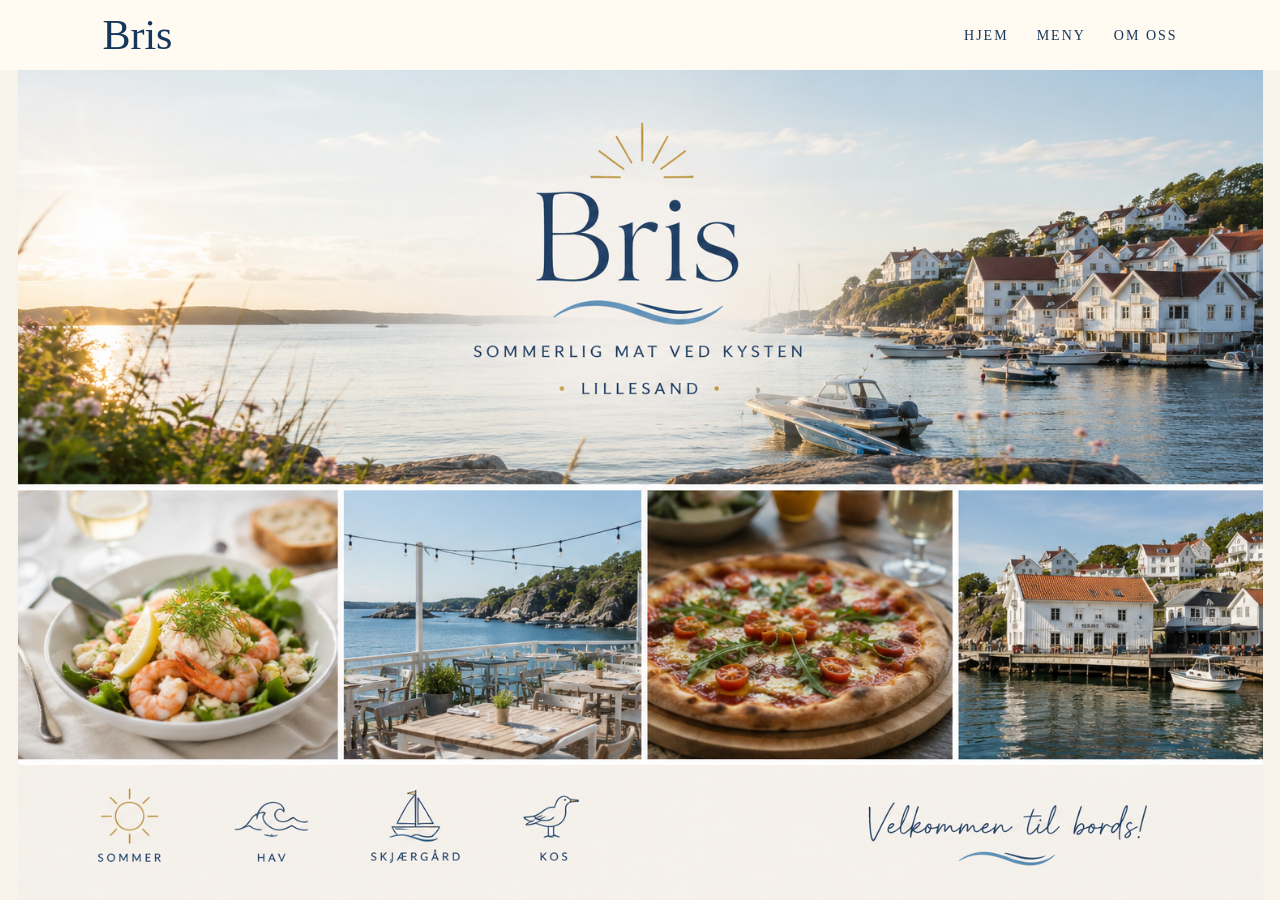
<file: index.html>
<!DOCTYPE html>
<html lang="no">
<head>
  <meta charset="UTF-8" />
  <meta name="viewport" content="width=device-width, initial-scale=1.0" />
  <title>Bris – Restaurant i Lillesand</title>

  <style>
    * {
      box-sizing: border-box;
    }

    html, body {
      margin: 0;
      padding: 0;
      height: 100%;
      overflow: hidden;
      background: #f8f3ea;
      color: #15375c;
    }

    body {
      font-family: Georgia, serif;
    }

    .site-header {
      height: 70px;
      padding: 0 8%;
      display: flex;
      justify-content: space-between;
      align-items: center;
      background: #fffaf2;
    }

    .logo {
      font-size: 42px;
      text-decoration: none;
      color: #15375c;
    }

    nav a {
      margin-left: 24px;
      text-decoration: none;
      color: #15375c;
      font-size: 14px;
      letter-spacing: 2px;
      text-transform: uppercase;
    }

    main {
      height: calc(100vh - 70px);
    }

    .hero {
      height: 100%;
      width: 100%;
      overflow: hidden;
    }

.hero img {
  width: 100%;
  height: 100%;
  object-fit: contain;
  object-position: center;
  display: block;
  background: #f8f3ea;
}

    @media (max-width: 700px) {
      .site-header {
        height: 90px;
        flex-direction: column;
        justify-content: center;
        gap: 8px;
      }

      main {
        height: calc(100vh - 90px);
      }

      nav a {
        margin: 0 8px;
        font-size: 12px;
      }

      .logo {
        font-size: 34px;
      }
    }
  </style>
</head>

<body>
  <header class="site-header">
    <a href="index.html" class="logo">Bris</a>

    <nav aria-label="Hovedmeny">
      <a href="index.html">Hjem</a>
      <a href="meny.html">Meny</a>
      <a href="om.html">Om oss</a>
    </nav>
  </header>

  <main>
    <section class="hero" aria-label="Bris forsidebilde med sommer, hav og mat">
      <img src="assets/bris-forside.png" alt="Bris – sommerlig mat ved kysten i Lillesand">
    </section>
  </main>
</body>
</html>
</file>
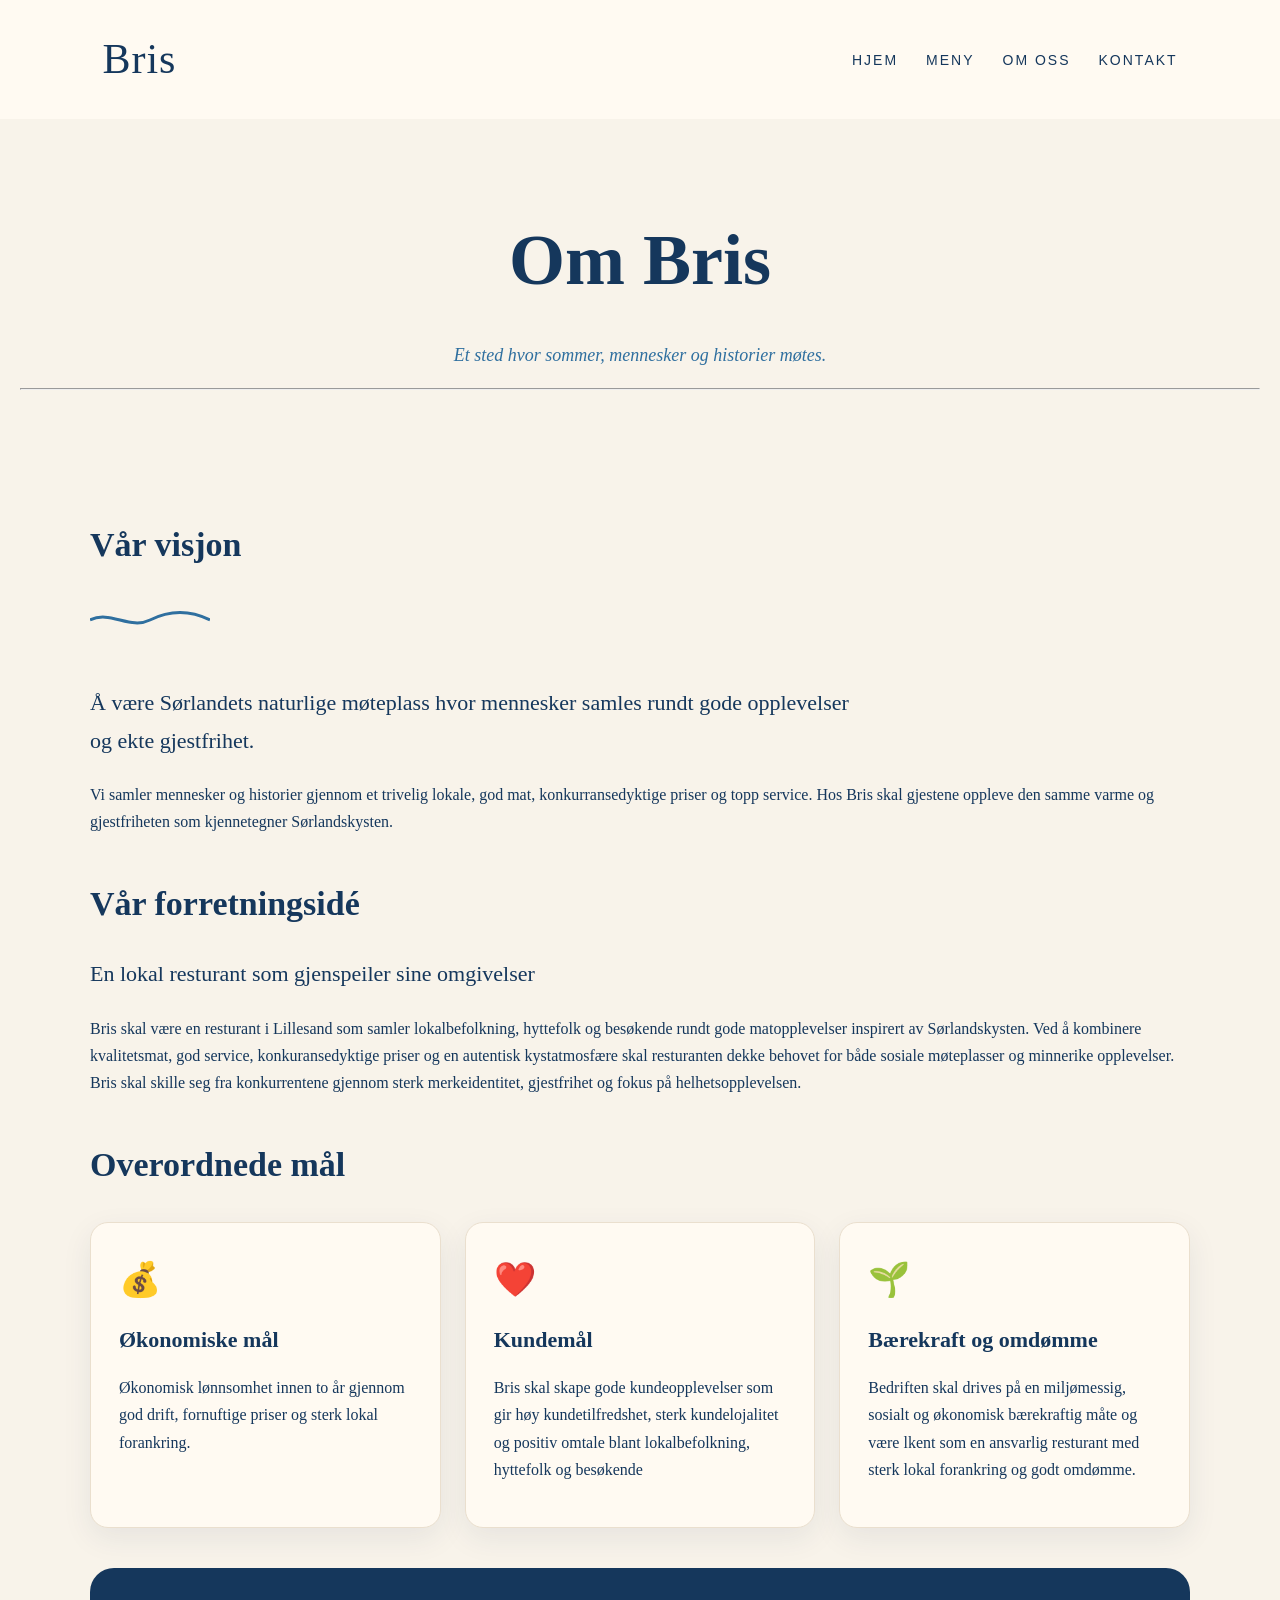
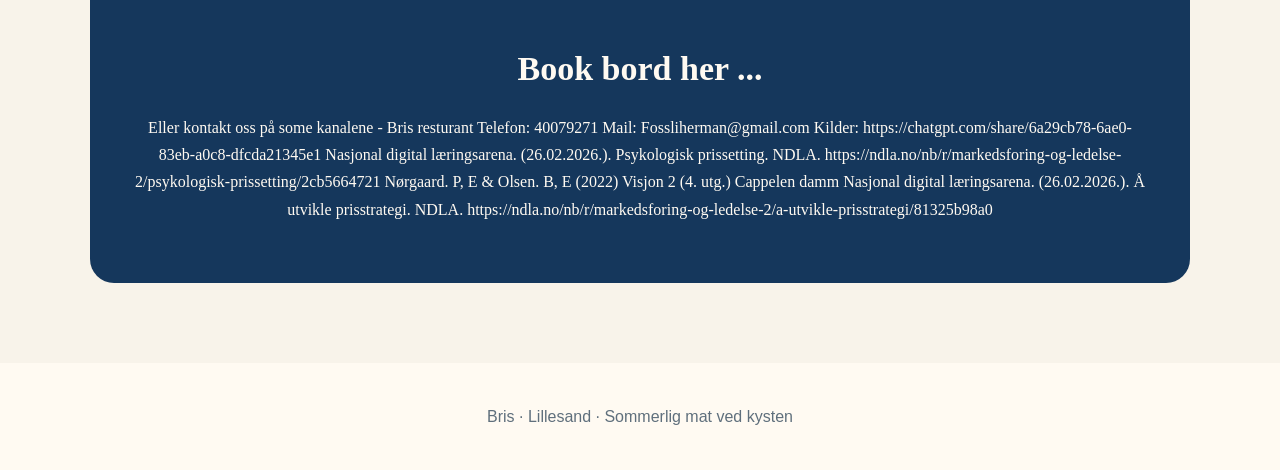
<file: om.html>
<!DOCTYPE html>
<html lang="no">
<head>
  <meta charset="UTF-8" />
  <meta name="viewport" content="width=device-width, initial-scale=1.0" />
  <title>Om oss | Bris</title>
  <style>
    body {
      margin: 0;
      font-family: Georgia, serif;
      background: #f8f3ea;
      color: #15375c;
      line-height: 1.7;
    }

    header {
      padding: 24px 8%;
      display: flex;
      justify-content: space-between;
      align-items: center;
      background: #fffaf2;
    }

    .logo {
      font-size: 42px;
      letter-spacing: 1px;
    }

    nav a {
      margin-left: 24px;
      text-decoration: none;
      color: #15375c;
      font-family: Arial, sans-serif;
      font-size: 14px;
      letter-spacing: 2px;
      text-transform: uppercase;
    }

.hero {
    padding: 20px 20px 10px;
    text-align: center;
}

    .hero h1 {
      font-size: clamp(42px, 6vw, 72px);
      margin-bottom: 10px;
    }

    .hero p {
      font-size: 18px;
      font-style: italic;
      color: #2f6f9f;
    }

    main {
      max-width: 1100px;
      margin: auto;
      padding: 40px 24px;
    }

    section {
      margin-bottom: 40px;
    }

    h2 {
      font-size: 34px;
      margin-bottom: 12px;
    }

    .lead {
      font-size: 22px;
      max-width: 760px;
    }

    .wave {
      width: 120px;
      height: 20px;
      margin: 24px 0;
    }

    .cards {
      display: grid;
      grid-template-columns: repeat(auto-fit, minmax(240px, 1fr));
      gap: 24px;
      margin-top: 28px;
    }

    .card {
      background: #fffaf2;
      border: 1px solid #eadfce;
      border-radius: 18px;
      padding: 28px;
      box-shadow: 0 10px 30px rgba(21,55,92,.08);
    }

    .icon {
      font-size: 34px;
      margin-bottom: 12px;
    }

    .card h3 {
      margin: 0 0 8px;
      font-size: 22px;
    }

    .highlight {
      background: #15375c;
      color: #fffaf2;
      border-radius: 24px;
      padding: 44px;
      text-align: center;
    }

    footer {
      text-align: center;
      padding: 40px 20px;
      background: #fffaf2;
      color: #5f6f7c;
      font-family: Arial, sans-serif;
    }

    @media (max-width: 700px) {
      header {
        flex-direction: column;
        gap: 16px;
      }

      nav a {
        margin: 0 8px;
      }
    }
  </style>
</head>

<body>
  <header>
    <div class="logo">Bris</div>
    <nav>
      <a href="index.html">Hjem</a>
      <a href="meny.html">Meny</a>
      <a href="om.html">Om oss</a>
      <a href="kontakt.html">Kontakt</a>
    </nav>
  </header>

  <section class="hero">
    <div>
      <h1>Om Bris</h1>
      <p>Et sted hvor sommer, mennesker og historier møtes.</p>
      <hr class="divider">
    </div>
  </section>

  <main>
    <section>
      <h2>Vår visjon</h2>
      <svg class="wave" viewBox="0 0 120 20">
        <path d="M0 10 C20 0, 40 20, 60 10 S100 0, 120 10" fill="none" stroke="#2f6f9f" stroke-width="3"/>
      </svg>
      <p class="lead">
        Å være Sørlandets naturlige møteplass hvor mennesker samles rundt gode opplevelser og ekte gjestfrihet.
      </p>
      <p>
           Vi samler mennesker og historier gjennom et trivelig lokale, god mat,
        konkurransedyktige priser og topp service. Hos Bris skal gjestene oppleve
        den samme varme og gjestfriheten som kjennetegner Sørlandskysten.
      </p>
    </section>

    <section>
      <h2>Vår forretningsidé</h2>
      <p class="lead">
           En lokal resturant som gjenspeiler sine omgivelser
      </p>
      <p>
         Bris skal være en resturant i Lillesand som samler lokalbefolkning, hyttefolk og besøkende rundt gode matopplevelser inspirert av Sørlandskysten.
        Ved å kombinere kvalitetsmat, god service, konkuransedyktige priser og en autentisk kystatmosfære skal resturanten dekke behovet for både sosiale møteplasser og minnerike opplevelser. 
        Bris skal skille seg fra konkurrentene gjennom sterk merkeidentitet, gjestfrihet og fokus på helhetsopplevelsen. 
      </p>
    </section>

    <section>
      <h2>Overordnede mål</h2>

      <div class="cards">
        <div class="card">
          <div class="icon">💰</div>
          <h3>Økonomiske mål</h3>
          <p>
            Økonomisk lønnsomhet innen to år gjennom god drift, fornuftige priser
            og sterk lokal forankring.
          </p>
        </div>

        <div class="card">
          <div class="icon">❤️</div>
          <h3>Kundemål</h3>
          <p>
            Bris skal skape gode kundeopplevelser som gir høy kundetilfredshet, sterk kundelojalitet og positiv omtale blant lokalbefolkning, hyttefolk og besøkende
          </p>
        </div>

        <div class="card">
          <div class="icon">🌱</div>
          <h3>Bærekraft og omdømme</h3>
          <p>
            Bedriften skal drives på en miljømessig, sosialt og økonomisk
            bærekraftig måte og være lkent som en ansvarlig resturant med sterk lokal forankring og godt omdømme. 
          </p>
        </div>
      </div>
    </section>

    <section class="highlight">
      <h2>Book bord her ... </h2>
      <p>
        Eller kontakt oss på 
        some kanalene - Bris resturant
        Telefon: 40079271
        Mail: Fossliherman@gmail.com
        Kilder:
        https://chatgpt.com/share/6a29cb78-6ae0-83eb-a0c8-dfcda21345e1
        Nasjonal digital læringsarena. (26.02.2026.). Psykologisk prissetting. 
        NDLA. https://ndla.no/nb/r/markedsforing-og-ledelse-2/psykologisk-prissetting/2cb5664721
        Nørgaard. P, E & Olsen. B, E (2022) Visjon 2 (4. utg.) Cappelen damm



Nasjonal digital læringsarena. (26.02.2026.). Å utvikle prisstrategi. NDLA. https://ndla.no/nb/r/markedsforing-og-ledelse-2/a-utvikle-prisstrategi/81325b98a0
      </p>
    </section>
  </main>

  <footer>
    Bris · Lillesand · Sommerlig mat ved kysten
  </footer>
</body>
</html>
</file>
